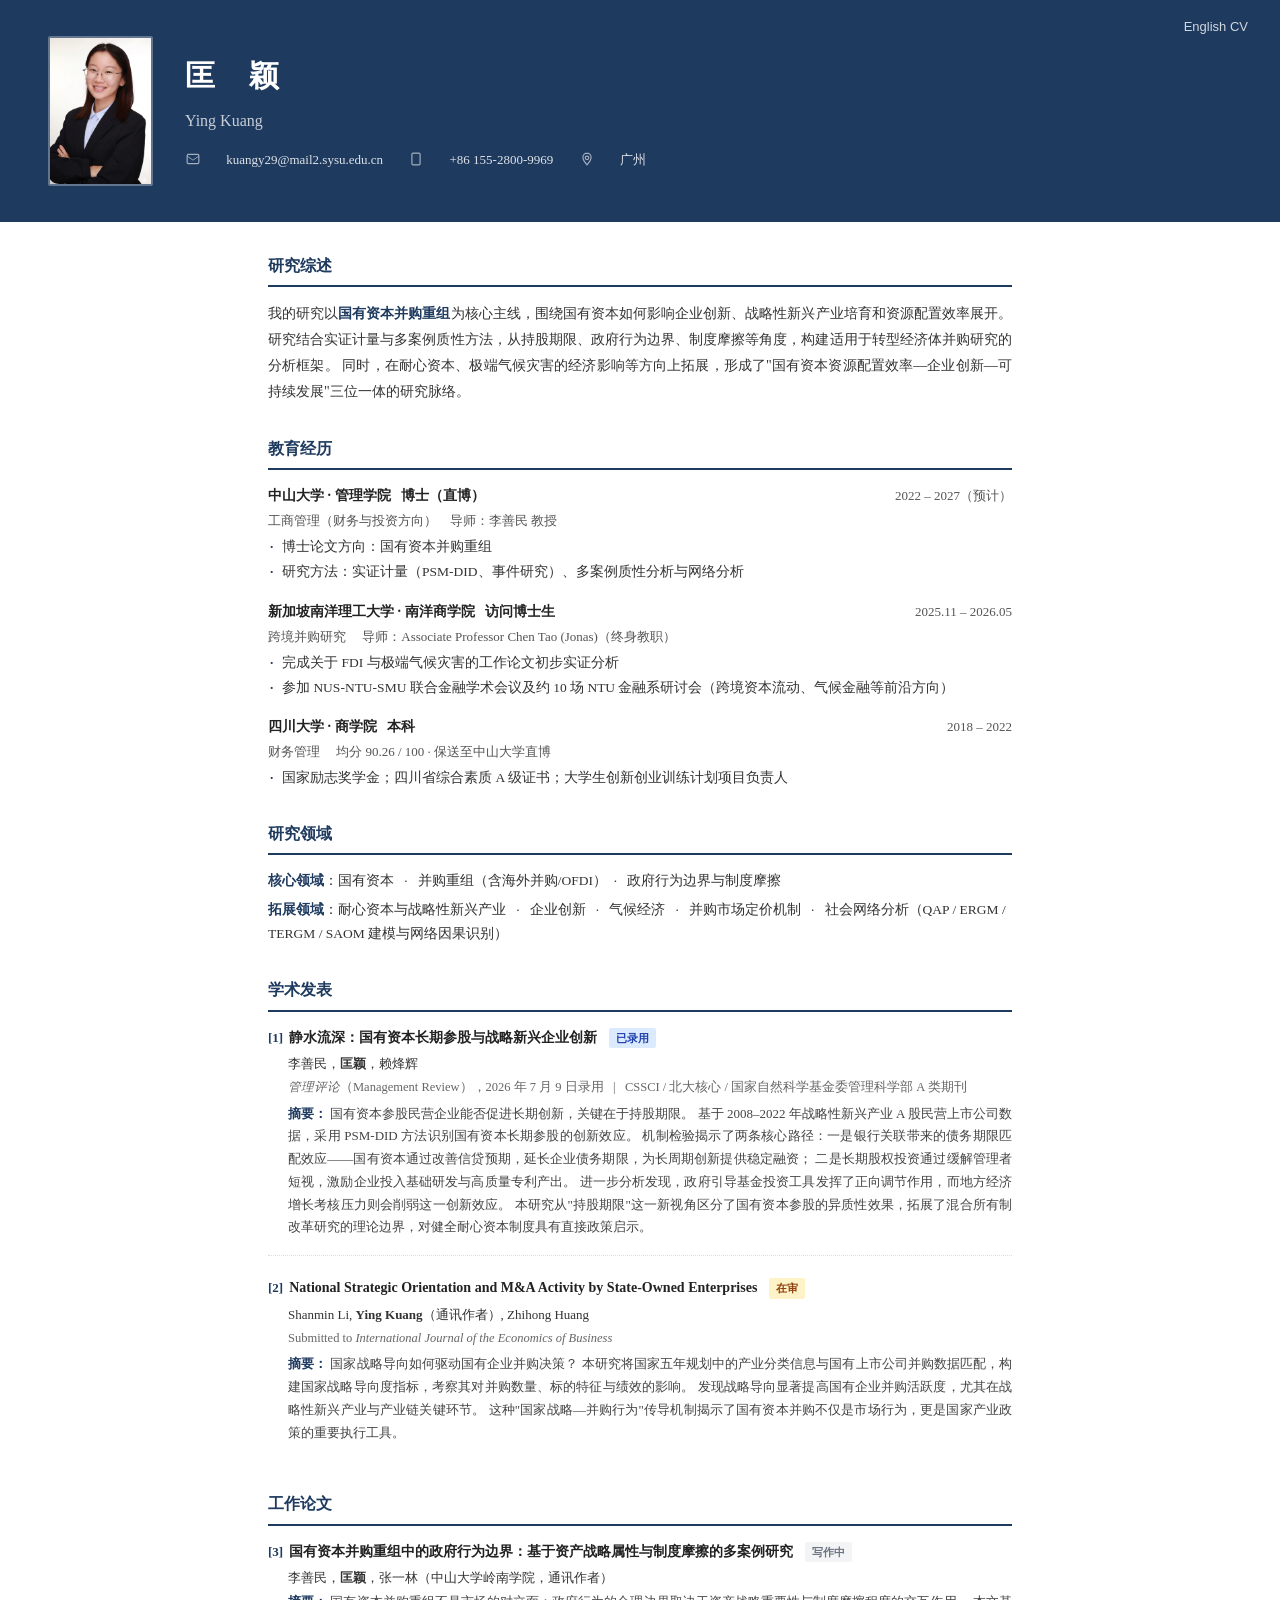
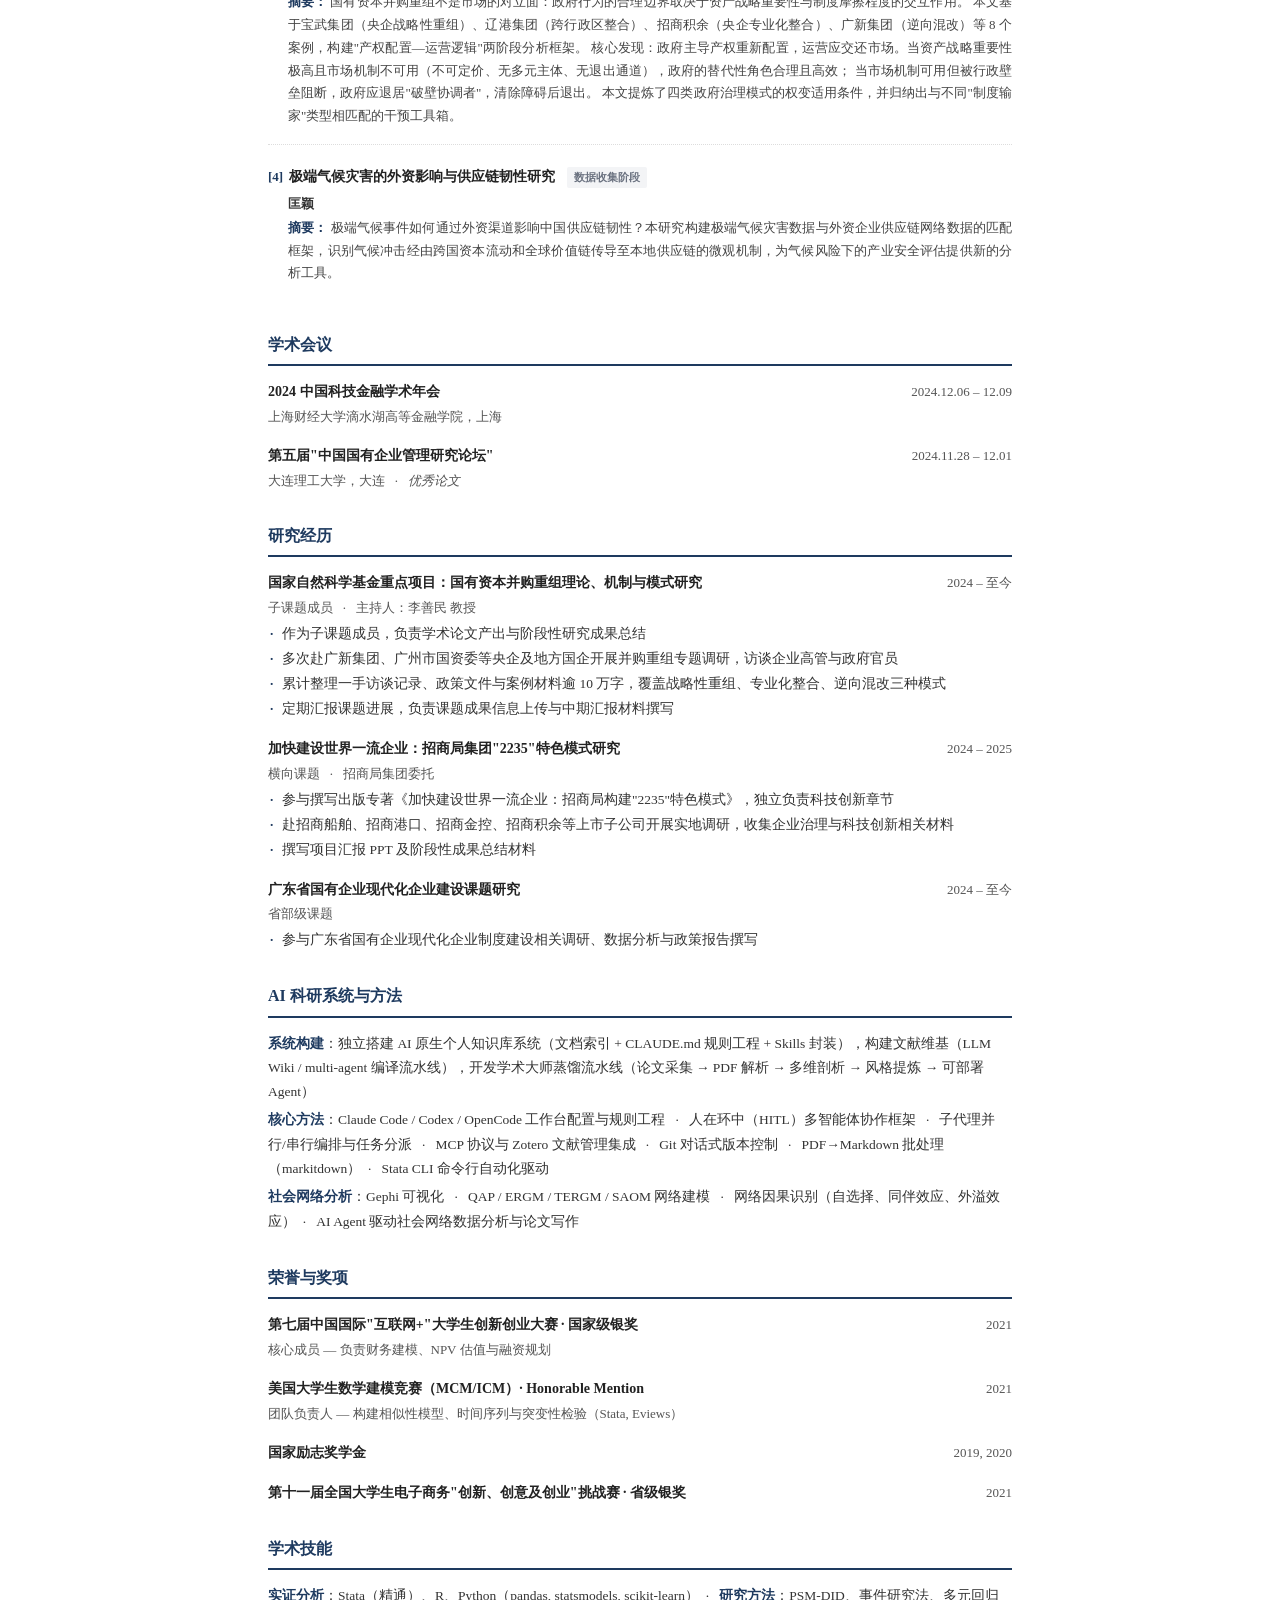
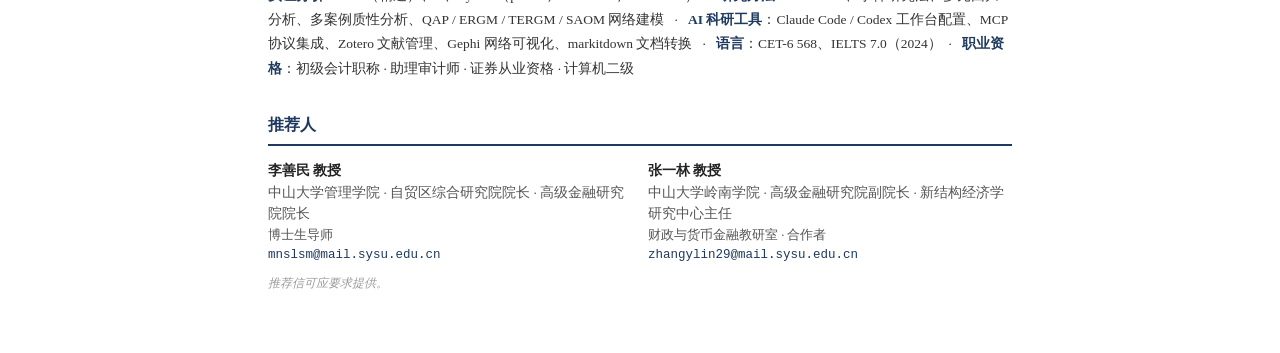
<file: index.html>
<!DOCTYPE html>
<html lang="zh-CN">
<head>
<meta charset="UTF-8">
<meta name="viewport" content="width=device-width, initial-scale=1.0">
<title>匡颖 · Ying Kuang — 学术简历</title>
<meta name="description" content="匡颖，中山大学管理学院博士研究生（直博），导师李善民教授。研究方向：国有资本并购重组、耐心资本与企业创新、气候经济。申请博士后职位。">
<meta property="og:title" content="匡颖 · Ying Kuang — 学术简历">
<meta property="og:description" content="中山大学管理学院博士研究生。国有资本并购重组、耐心资本、企业创新、气候经济。">
<meta property="og:type" content="profile">
<link rel="canonical" href="https://kkyy31415.github.io/yingkuang.github.io/">
<link rel="icon" href="data:image/svg+xml,<svg xmlns='http://www.w3.org/2000/svg' viewBox='0 0 100 100'><text y='.9em' font-size='90'>YK</text></svg>">
<link rel="stylesheet" href="style.css">
</head>
<body>

<a href="#main-content" class="skip-link">跳转到主内容</a>

<header class="header">
  <div class="lang-switch"><a href="index_en.html" aria-label="Switch to English">English CV</a></div>
  <img class="header-photo" src="photo.png" alt="匡颖照片" width="105" height="150">
  <div class="header-info">
    <h1>匡&emsp;颖</h1>
    <p class="sub-name">Ying Kuang</p>
    <div class="contact-line">
      <span>
        <span class="contact-icon" aria-hidden="true">
          <svg viewBox="0 0 24 24"><rect x="2" y="4" width="20" height="16" rx="2"/><path d="M2 7l10 7 10-7" stroke="#fff" fill="none" stroke-width="1.5"/></svg>
        </span>
        kuangy29@mail2.sysu.edu.cn
      </span>
      <span>
        <span class="contact-icon" aria-hidden="true">
          <svg viewBox="0 0 24 24"><rect x="5" y="2" width="14" height="20" rx="2"/><line x1="12" y1="18" x2="12" y2="18.01"/></svg>
        </span>
        +86 155-2800-9969
      </span>
      <span>
        <span class="contact-icon" aria-hidden="true">
          <svg viewBox="0 0 24 24"><circle cx="12" cy="10" r="3"/><path d="M12 2C8.13 2 5 5.13 5 9c0 5.25 7 13 7 13s7-7.75 7-13c0-3.87-3.13-7-7-7z"/></svg>
        </span>
        广州
      </span>
    </div>
  </div>
</header>

<div class="container" id="main-content">

  <!-- 研究综述 -->
  <section class="section" aria-labelledby="sec-profile">
    <h2 class="section-title" id="sec-profile">研究综述</h2>
    <p class="profile-text">
      我的研究以<strong>国有资本并购重组</strong>为核心主线，围绕国有资本如何影响企业创新、战略性新兴产业培育和资源配置效率展开。
      研究结合实证计量与多案例质性方法，从持股期限、政府行为边界、制度摩擦等角度，构建适用于转型经济体并购研究的分析框架。
      同时，在耐心资本、极端气候灾害的经济影响等方向上拓展，形成了"国有资本资源配置效率—企业创新—可持续发展"三位一体的研究脉络。
    </p>
  </section>

  <!-- 教育经历 -->
  <section class="section" aria-labelledby="sec-edu">
    <h2 class="section-title" id="sec-edu">教育经历</h2>
    <div class="item">
      <div class="item-head">
        <span class="item-title">中山大学 · 管理学院 &nbsp; 博士（直博）</span>
        <span class="item-meta">2022 – 2027（预计）</span>
      </div>
      <div class="item-sub">工商管理（财务与投资方向）&emsp;导师：李善民 教授</div>
      <ul class="item-desc">
        <li>博士论文方向：国有资本并购重组</li>
        <li>研究方法：实证计量（PSM-DID、事件研究）、多案例质性分析与网络分析</li>
      </ul>
    </div>
    <div class="item">
      <div class="item-head">
        <span class="item-title">新加坡南洋理工大学 · 南洋商学院 &nbsp; 访问博士生</span>
        <span class="item-meta">2025.11 – 2026.05</span>
      </div>
      <div class="item-sub">跨境并购研究 &emsp;导师：Associate Professor Chen Tao (Jonas)（终身教职）</div>
      <ul class="item-desc">
        <li>完成关于 FDI 与极端气候灾害的工作论文初步实证分析</li>
        <li>参加 NUS-NTU-SMU 联合金融学术会议及约 10 场 NTU 金融系研讨会（跨境资本流动、气候金融等前沿方向）</li>
      </ul>
    </div>
    <div class="item">
      <div class="item-head">
        <span class="item-title">四川大学 · 商学院 &nbsp; 本科</span>
        <span class="item-meta">2018 – 2022</span>
      </div>
      <div class="item-sub">财务管理 &emsp;均分 90.26 / 100 · 保送至中山大学直博</div>
      <ul class="item-desc">
        <li>国家励志奖学金；四川省综合素质 A 级证书；大学生创新创业训练计划项目负责人</li>
      </ul>
    </div>
  </section>

  <!-- 研究领域 -->
  <section class="section" aria-labelledby="sec-interests">
    <h2 class="section-title" id="sec-interests">研究领域</h2>
    <p class="inline-skills">
      <strong>核心领域</strong>：国有资本 &ensp;·&ensp; 并购重组（含海外并购/OFDI）&ensp;·&ensp; 政府行为边界与制度摩擦
    </p>
    <p class="inline-skills" style="margin-top:4px;">
      <strong>拓展领域</strong>：耐心资本与战略性新兴产业 &ensp;·&ensp; 企业创新 &ensp;·&ensp; 气候经济 &ensp;·&ensp; 并购市场定价机制 &ensp;·&ensp; 社会网络分析（QAP / ERGM / TERGM / SAOM 建模与网络因果识别）
    </p>
  </section>

  <!-- 学术发表 -->
  <section class="section" aria-labelledby="sec-pub">
    <h2 class="section-title" id="sec-pub">学术发表</h2>

    <div class="pub-item">
      <div class="pub-head">
        <span class="pub-number">[1]</span>
        <span class="pub-title">静水流深：国有资本长期参股与战略新兴企业创新</span>
        <span class="tag tag-accepted">已录用</span>
      </div>
      <div class="pub-authors">李善民，<strong>匡颖</strong>，赖烽辉</div>
      <div class="pub-journal"><em>管理评论</em>（Management Review），2026 年 7 月 9 日录用 &ensp;|&ensp; CSSCI / 北大核心 / 国家自然科学基金委管理科学部 A 类期刊</div>
      <div class="pub-abstract">
        <strong>摘要：</strong>
        国有资本参股民营企业能否促进长期创新，关键在于持股期限。
        基于 2008–2022 年战略性新兴产业 A 股民营上市公司数据，采用 PSM-DID 方法识别国有资本长期参股的创新效应。
        机制检验揭示了两条核心路径：一是银行关联带来的债务期限匹配效应——国有资本通过改善信贷预期，延长企业债务期限，为长周期创新提供稳定融资；
        二是长期股权投资通过缓解管理者短视，激励企业投入基础研发与高质量专利产出。
        进一步分析发现，政府引导基金投资工具发挥了正向调节作用，而地方经济增长考核压力则会削弱这一创新效应。
        本研究从"持股期限"这一新视角区分了国有资本参股的异质性效果，拓展了混合所有制改革研究的理论边界，对健全耐心资本制度具有直接政策启示。
      </div>
    </div>

    <div class="pub-item">
      <div class="pub-head">
        <span class="pub-number">[2]</span>
        <span class="pub-title">National Strategic Orientation and M&amp;A Activity by State-Owned Enterprises</span>
        <span class="tag tag-under-review">在审</span>
      </div>
      <div class="pub-authors">Shanmin Li, <strong>Ying Kuang</strong>（通讯作者）, Zhihong Huang</div>
      <div class="pub-journal">Submitted to <em>International Journal of the Economics of Business</em></div>
      <div class="pub-abstract">
        <strong>摘要：</strong>
        国家战略导向如何驱动国有企业并购决策？
        本研究将国家五年规划中的产业分类信息与国有上市公司并购数据匹配，构建国家战略导向度指标，考察其对并购数量、标的特征与绩效的影响。
        发现战略导向显著提高国有企业并购活跃度，尤其在战略性新兴产业与产业链关键环节。
        这种"国家战略—并购行为"传导机制揭示了国有资本并购不仅是市场行为，更是国家产业政策的重要执行工具。
      </div>
    </div>
  </section>

  <!-- 工作论文 -->
  <section class="section" aria-labelledby="sec-wip">
    <h2 class="section-title" id="sec-wip">工作论文</h2>

    <div class="pub-item">
      <div class="pub-head">
        <span class="pub-number">[3]</span>
        <span class="pub-title">国有资本并购重组中的政府行为边界：基于资产战略属性与制度摩擦的多案例研究</span>
        <span class="tag tag-working">写作中</span>
      </div>
      <div class="pub-authors">李善民，<strong>匡颖</strong>，张一林（中山大学岭南学院，通讯作者）</div>
      <div class="pub-abstract">
        <strong>摘要：</strong>
        国有资本并购重组不是市场的对立面：政府行为的合理边界取决于资产战略重要性与制度摩擦程度的交互作用。
        本文基于宝武集团（央企战略性重组）、辽港集团（跨行政区整合）、招商积余（央企专业化整合）、广新集团（逆向混改）等 8 个案例，构建"产权配置—运营逻辑"两阶段分析框架。
        核心发现：政府主导产权重新配置，运营应交还市场。当资产战略重要性极高且市场机制不可用（不可定价、无多元主体、无退出通道），政府的替代性角色合理且高效；
        当市场机制可用但被行政壁垒阻断，政府应退居"破壁协调者"，清除障碍后退出。
        本文提炼了四类政府治理模式的权变适用条件，并归纳出与不同"制度输家"类型相匹配的干预工具箱。
      </div>
    </div>

    <div class="pub-item">
      <div class="pub-head">
        <span class="pub-number">[4]</span>
        <span class="pub-title">极端气候灾害的外资影响与供应链韧性研究</span>
        <span class="tag tag-working">数据收集阶段</span>
      </div>
      <div class="pub-authors"><strong>匡颖</strong></div>
      <div class="pub-abstract">
        <strong>摘要：</strong>
        极端气候事件如何通过外资渠道影响中国供应链韧性？本研究构建极端气候灾害数据与外资企业供应链网络数据的匹配框架，识别气候冲击经由跨国资本流动和全球价值链传导至本地供应链的微观机制，为气候风险下的产业安全评估提供新的分析工具。
      </div>
    </div>

  </section>

  <!-- 会议报告 -->
  <section class="section" aria-labelledby="sec-conf">
    <h2 class="section-title" id="sec-conf">学术会议</h2>
    <div class="item">
      <div class="item-head">
        <span class="item-title">2024 中国科技金融学术年会</span>
        <span class="item-meta">2024.12.06 – 12.09</span>
      </div>
      <div class="item-sub">上海财经大学滴水湖高等金融学院，上海</div>
    </div>
    <div class="item">
      <div class="item-head">
        <span class="item-title">第五届"中国国有企业管理研究论坛"</span>
        <span class="item-meta">2024.11.28 – 12.01</span>
      </div>
      <div class="item-sub">大连理工大学，大连 &ensp;·&ensp; <em>优秀论文</em></div>
    </div>
  </section>

  <!-- 研究经历 -->
  <section class="section" aria-labelledby="sec-research">
    <h2 class="section-title" id="sec-research">研究经历</h2>
    <div class="item">
      <div class="item-head">
        <span class="item-title">国家自然科学基金重点项目：国有资本并购重组理论、机制与模式研究</span>
        <span class="item-meta">2024 – 至今</span>
      </div>
      <div class="item-sub">子课题成员 &ensp;·&ensp; 主持人：李善民 教授</div>
      <ul class="item-desc">
        <li>作为子课题成员，负责学术论文产出与阶段性研究成果总结</li>
        <li>多次赴广新集团、广州市国资委等央企及地方国企开展并购重组专题调研，访谈企业高管与政府官员</li>
        <li>累计整理一手访谈记录、政策文件与案例材料逾 10 万字，覆盖战略性重组、专业化整合、逆向混改三种模式</li>
        <li>定期汇报课题进展，负责课题成果信息上传与中期汇报材料撰写</li>
      </ul>
    </div>
    <div class="item">
      <div class="item-head">
        <span class="item-title">加快建设世界一流企业：招商局集团"2235"特色模式研究</span>
        <span class="item-meta">2024 – 2025</span>
      </div>
      <div class="item-sub">横向课题 &ensp;·&ensp; 招商局集团委托</div>
      <ul class="item-desc">
        <li>参与撰写出版专著《加快建设世界一流企业：招商局构建"2235"特色模式》，独立负责科技创新章节</li>
        <li>赴招商船舶、招商港口、招商金控、招商积余等上市子公司开展实地调研，收集企业治理与科技创新相关材料</li>
        <li>撰写项目汇报 PPT 及阶段性成果总结材料</li>
      </ul>
    </div>
    <div class="item">
      <div class="item-head">
        <span class="item-title">广东省国有企业现代化企业建设课题研究</span>
        <span class="item-meta">2024 – 至今</span>
      </div>
      <div class="item-sub">省部级课题</div>
      <ul class="item-desc">
        <li>参与广东省国有企业现代化企业制度建设相关调研、数据分析与政策报告撰写</li>
      </ul>
    </div>
  </section>

  <!-- AI 科研系统与方法 -->
  <section class="section" aria-labelledby="sec-ai">
    <h2 class="section-title" id="sec-ai">AI 科研系统与方法</h2>
    <p class="inline-skills">
      <strong>系统构建</strong>：独立搭建 AI 原生个人知识库系统（文档索引 + CLAUDE.md 规则工程 + Skills 封装），构建文献维基（LLM Wiki / multi-agent 编译流水线），开发学术大师蒸馏流水线（论文采集 → PDF 解析 → 多维剖析 → 风格提炼 → 可部署 Agent）
    </p>
    <p class="inline-skills" style="margin-top:4px;">
      <strong>核心方法</strong>：Claude Code / Codex / OpenCode 工作台配置与规则工程 &ensp;·&ensp; 人在环中（HITL）多智能体协作框架 &ensp;·&ensp; 子代理并行/串行编排与任务分派 &ensp;·&ensp; MCP 协议与 Zotero 文献管理集成 &ensp;·&ensp; Git 对话式版本控制 &ensp;·&ensp; PDF→Markdown 批处理（markitdown）&ensp;·&ensp; Stata CLI 命令行自动化驱动
    </p>
    <p class="inline-skills" style="margin-top:4px;">
      <strong>社会网络分析</strong>：Gephi 可视化 &ensp;·&ensp; QAP / ERGM / TERGM / SAOM 网络建模 &ensp;·&ensp; 网络因果识别（自选择、同伴效应、外溢效应）&ensp;·&ensp; AI Agent 驱动社会网络数据分析与论文写作
    </p>
  </section>

  <!-- 荣誉与奖项 -->
  <section class="section" aria-labelledby="sec-awards">
    <h2 class="section-title" id="sec-awards">荣誉与奖项</h2>
    <div class="item">
      <div class="item-head">
        <span class="item-title">第七届中国国际"互联网+"大学生创新创业大赛 · 国家级银奖</span>
        <span class="item-meta">2021</span>
      </div>
      <div class="item-sub">核心成员 — 负责财务建模、NPV 估值与融资规划</div>
    </div>
    <div class="item">
      <div class="item-head">
        <span class="item-title">美国大学生数学建模竞赛（MCM/ICM）· Honorable Mention</span>
        <span class="item-meta">2021</span>
      </div>
      <div class="item-sub">团队负责人 — 构建相似性模型、时间序列与突变性检验（Stata, Eviews）</div>
    </div>
    <div class="item">
      <div class="item-head">
        <span class="item-title">国家励志奖学金</span>
        <span class="item-meta">2019, 2020</span>
      </div>
    </div>
    <div class="item">
      <div class="item-head">
        <span class="item-title">第十一届全国大学生电子商务"创新、创意及创业"挑战赛 · 省级银奖</span>
        <span class="item-meta">2021</span>
      </div>
    </div>
  </section>

  <!-- 技能 -->
  <section class="section" aria-labelledby="sec-skills">
    <h2 class="section-title" id="sec-skills">学术技能</h2>
    <p class="inline-skills">
      <strong>实证分析</strong>：Stata（精通）、R、Python（pandas, statsmodels, scikit-learn）&ensp;·&ensp;
      <strong>研究方法</strong>：PSM-DID、事件研究法、多元回归分析、多案例质性分析、QAP / ERGM / TERGM / SAOM 网络建模 &ensp;·&ensp;
      <strong>AI 科研工具</strong>：Claude Code / Codex 工作台配置、MCP 协议集成、Zotero 文献管理、Gephi 网络可视化、markitdown 文档转换 &ensp;·&ensp;
      <strong>语言</strong>：CET-6 568、IELTS 7.0（2024）&ensp;·&ensp;
      <strong>职业资格</strong>：初级会计职称 · 助理审计师 · 证券从业资格 · 计算机二级
    </p>
  </section>

  <!-- 推荐人 -->
  <section class="section" aria-labelledby="sec-ref">
    <h2 class="section-title" id="sec-ref">推荐人</h2>
    <div class="ref-grid">
      <div class="ref-item">
        <div class="ref-name">李善民 教授</div>
        <div class="ref-affiliation">中山大学管理学院 · 自贸区综合研究院院长 · 高级金融研究院院长</div>
        <div class="ref-role">博士生导师</div>
        <div class="ref-email">mnslsm@mail.sysu.edu.cn</div>
      </div>
      <div class="ref-item">
        <div class="ref-name">张一林 教授</div>
        <div class="ref-affiliation">中山大学岭南学院 · 高级金融研究院副院长 · 新结构经济学研究中心主任</div>
        <div class="ref-role">财政与货币金融教研室 · 合作者</div>
        <div class="ref-email">zhangylin29@mail.sysu.edu.cn</div>
      </div>
    </div>
    <p class="ref-note">推荐信可应要求提供。</p>
  </section>

</div>
</body>
</html>
</file>
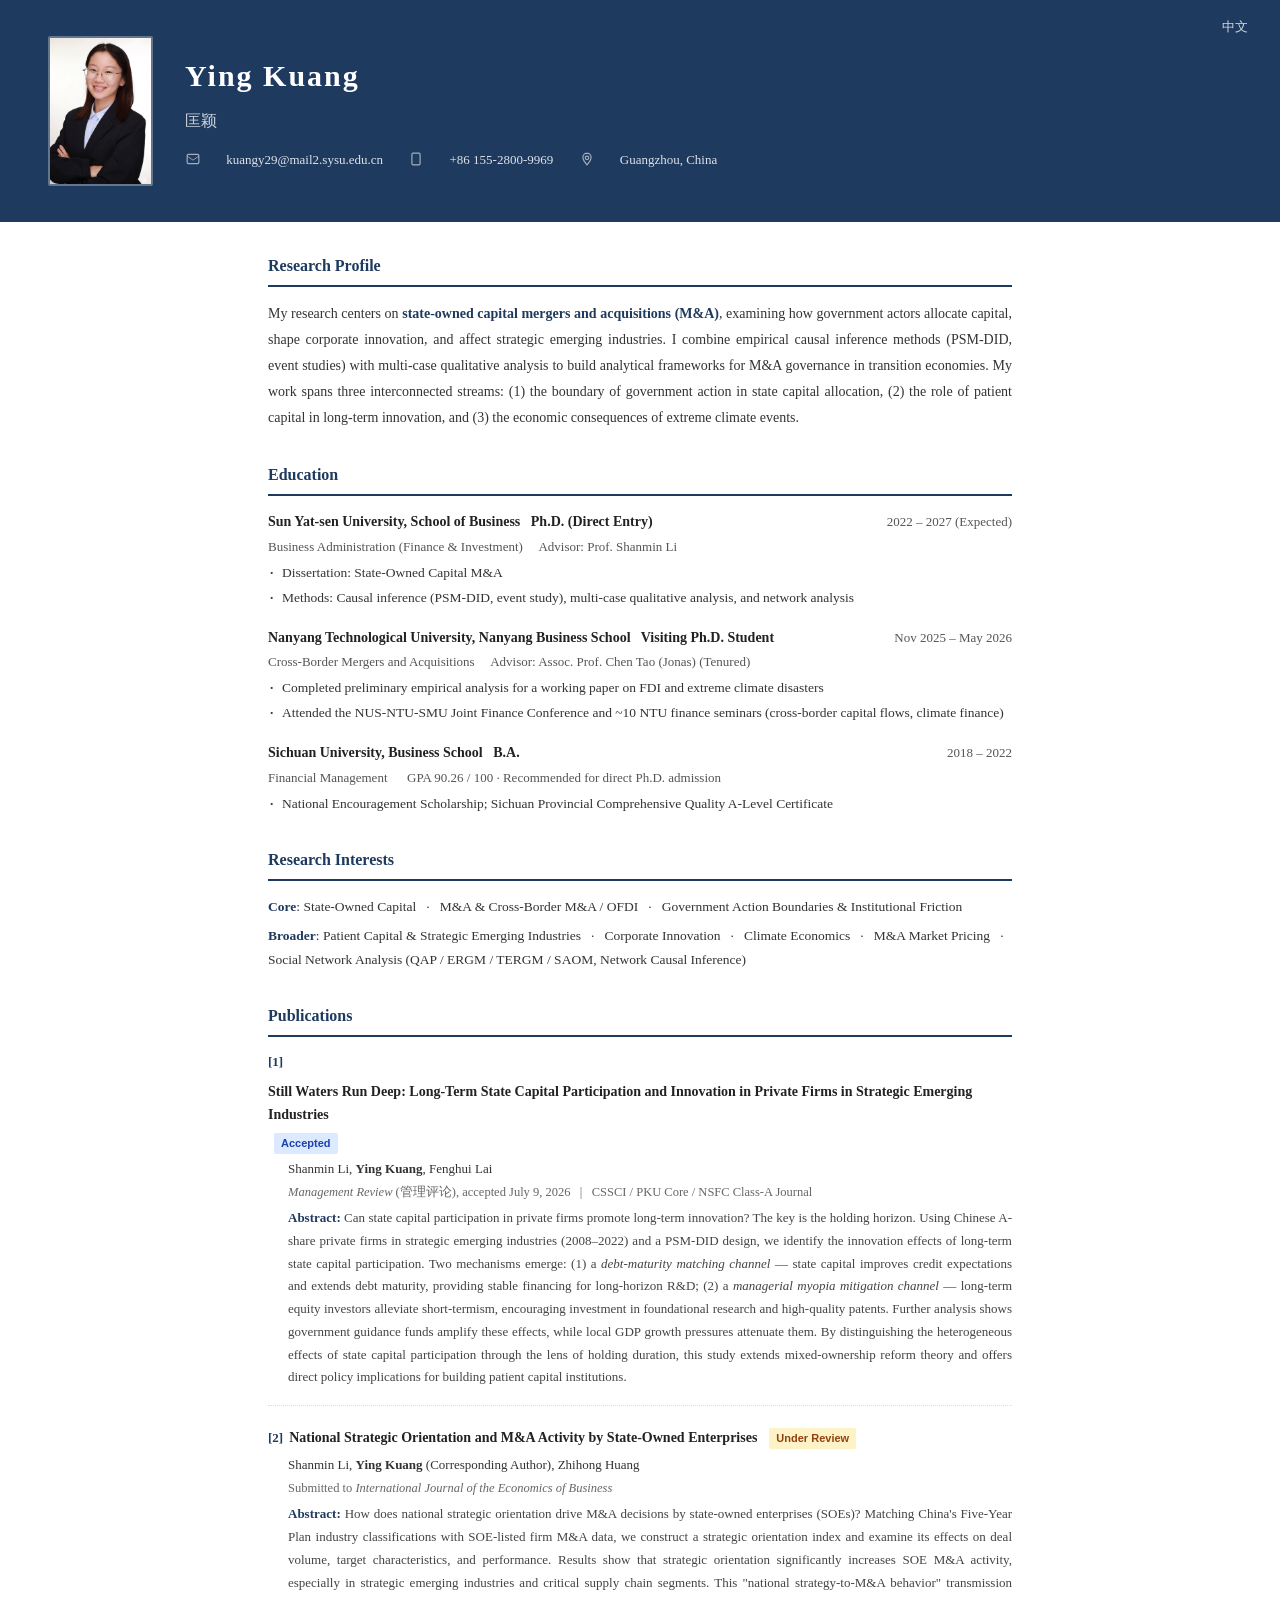
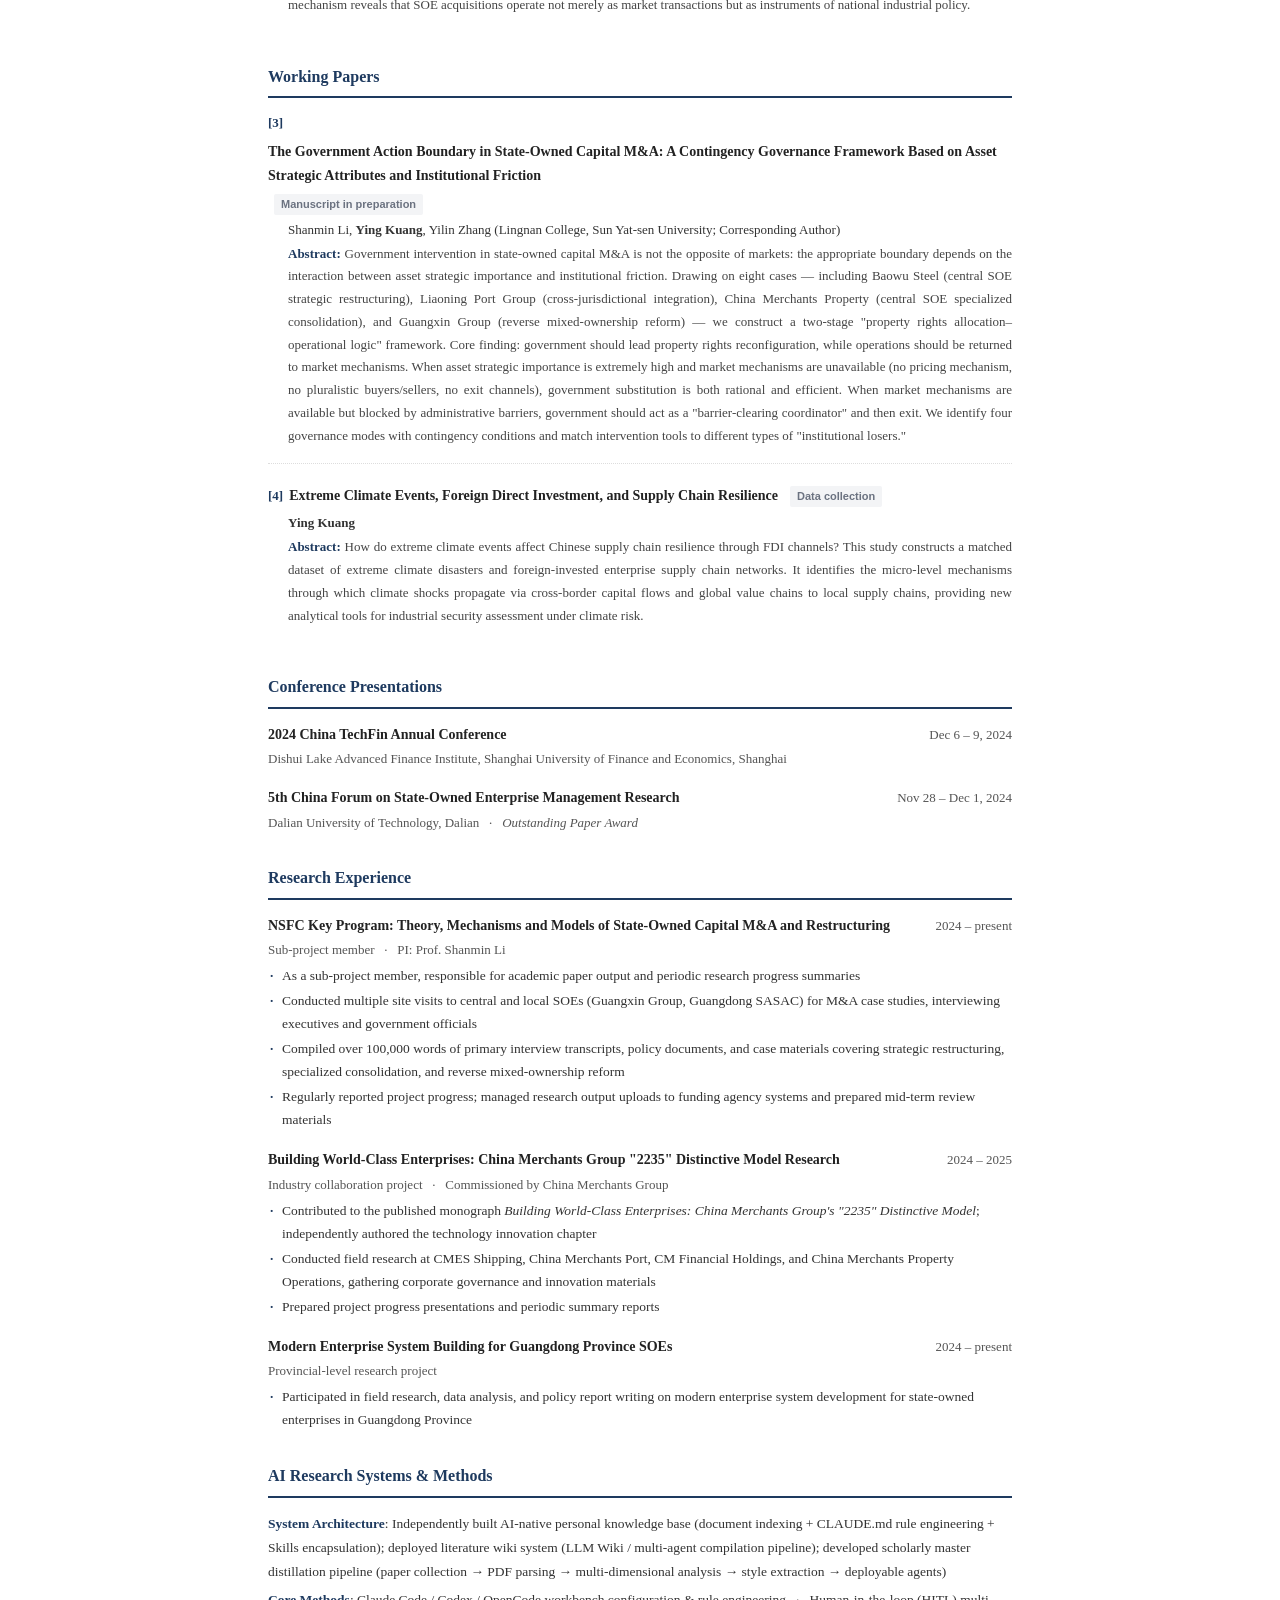
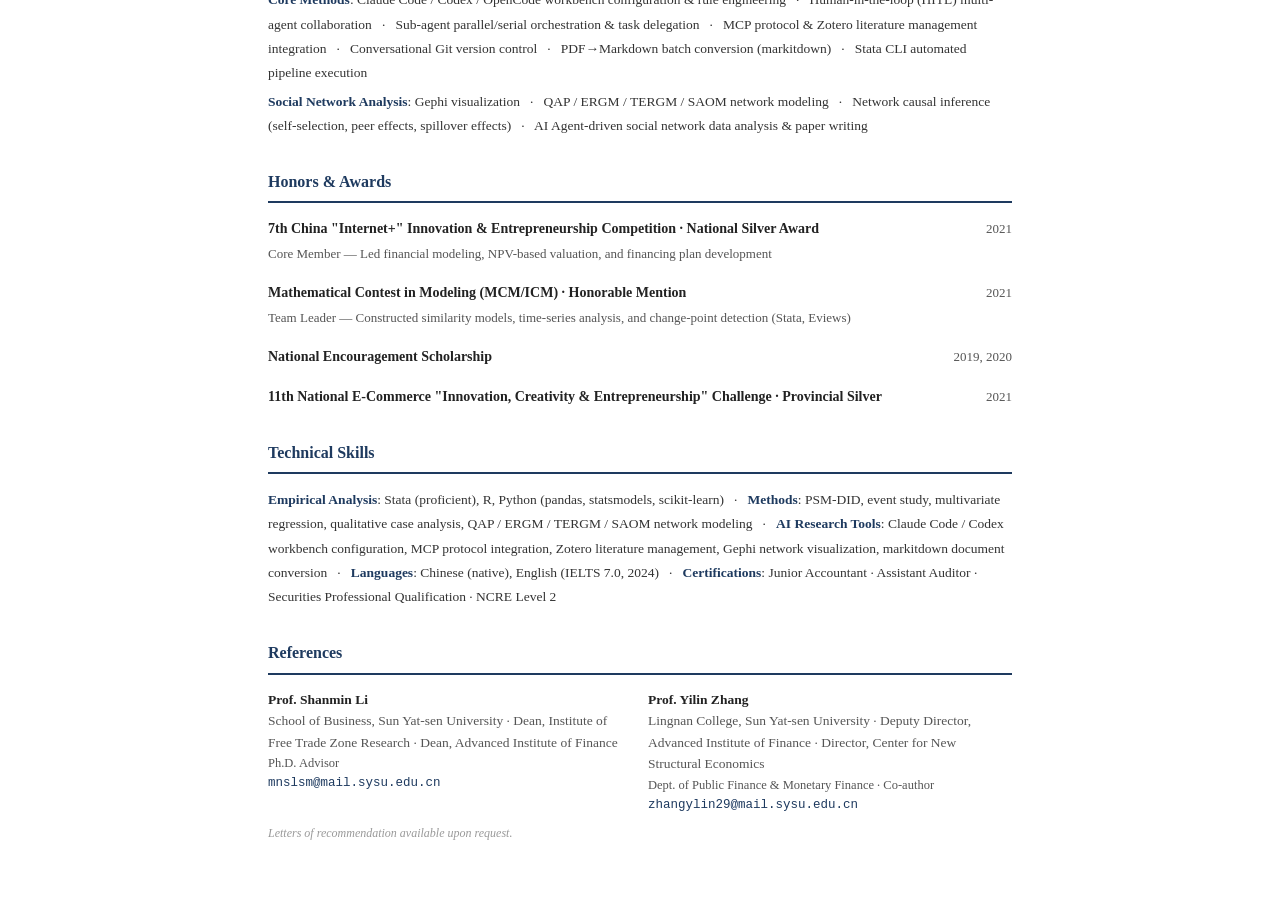
<file: index_en.html>
<!DOCTYPE html>
<html lang="en">
<head>
<meta charset="UTF-8">
<meta name="viewport" content="width=device-width, initial-scale=1.0">
<title>Ying Kuang — Academic CV</title>
<meta name="description" content="Ying Kuang, Ph.D. candidate at Sun Yat-sen University Business School, advised by Prof. Shanmin Li. Research: state-owned capital M&A, patient capital & corporate innovation, climate economics. Seeking postdoctoral position.">
<meta property="og:title" content="Ying Kuang — Academic CV">
<meta property="og:description" content="Ph.D. candidate at Sun Yat-sen University. Research: state-owned capital M&A, patient capital, corporate innovation, climate economics.">
<meta property="og:type" content="profile">
<link rel="canonical" href="https://kkyy31415.github.io/yingkuang.github.io/">
<link rel="icon" href="data:image/svg+xml,<svg xmlns='http://www.w3.org/2000/svg' viewBox='0 0 100 100'><text y='.9em' font-size='90'>YK</text></svg>">
<link rel="stylesheet" href="style.css">
</head>
<body>

<a href="#main-content" class="skip-link">Skip to main content</a>

<header class="header">
  <div class="lang-switch"><a href="index.html" aria-label="切换中文">中文</a></div>
  <img class="header-photo" src="photo.png" alt="Ying Kuang photo" width="105" height="150">
  <div class="header-info">
    <h1>Ying Kuang</h1>
    <p class="sub-name">匡颖</p>
    <div class="contact-line">
      <span>
        <span class="contact-icon" aria-hidden="true">
          <svg viewBox="0 0 24 24"><rect x="2" y="4" width="20" height="16" rx="2"/><path d="M2 7l10 7 10-7" stroke="#fff" fill="none" stroke-width="1.5"/></svg>
        </span>
        kuangy29@mail2.sysu.edu.cn
      </span>
      <span>
        <span class="contact-icon" aria-hidden="true">
          <svg viewBox="0 0 24 24"><rect x="5" y="2" width="14" height="20" rx="2"/><line x1="12" y1="18" x2="12" y2="18.01"/></svg>
        </span>
        +86 155-2800-9969
      </span>
      <span>
        <span class="contact-icon" aria-hidden="true">
          <svg viewBox="0 0 24 24"><circle cx="12" cy="10" r="3"/><path d="M12 2C8.13 2 5 5.13 5 9c0 5.25 7 13 7 13s7-7.75 7-13c0-3.87-3.13-7-7-7z"/></svg>
        </span>
        Guangzhou, China
      </span>
    </div>
  </div>
</header>

<div class="container" id="main-content">

  <!-- Research Profile -->
  <section class="section" aria-labelledby="sec-profile">
    <h2 class="section-title" id="sec-profile">Research Profile</h2>
    <p class="profile-text">
      My research centers on <strong>state-owned capital mergers and acquisitions (M&A)</strong>, examining how government actors allocate capital, shape corporate innovation, and affect strategic emerging industries.
      I combine empirical causal inference methods (PSM-DID, event studies) with multi-case qualitative analysis to build analytical frameworks for M&A governance in transition economies.
      My work spans three interconnected streams: (1) the boundary of government action in state capital allocation, (2) the role of patient capital in long-term innovation, and (3) the economic consequences of extreme climate events.
    </p>
  </section>

  <!-- Education -->
  <section class="section" aria-labelledby="sec-edu">
    <h2 class="section-title" id="sec-edu">Education</h2>
    <div class="item">
      <div class="item-head">
        <span class="item-title">Sun Yat-sen University, School of Business &nbsp; Ph.D. (Direct Entry)</span>
        <span class="item-meta">2022 – 2027 (Expected)</span>
      </div>
      <div class="item-sub">Business Administration (Finance &amp; Investment) &emsp;Advisor: Prof. Shanmin Li</div>
      <ul class="item-desc">
        <li>Dissertation: State-Owned Capital M&amp;A</li>
        <li>Methods: Causal inference (PSM-DID, event study), multi-case qualitative analysis, and network analysis</li>
      </ul>
    </div>
    <div class="item">
      <div class="item-head">
        <span class="item-title">Nanyang Technological University, Nanyang Business School &nbsp; Visiting Ph.D. Student</span>
        <span class="item-meta">Nov 2025 – May 2026</span>
      </div>
      <div class="item-sub">Cross-Border Mergers and Acquisitions &emsp;Advisor: Assoc. Prof. Chen Tao (Jonas) (Tenured)</div>
      <ul class="item-desc">
        <li>Completed preliminary empirical analysis for a working paper on FDI and extreme climate disasters</li>
        <li>Attended the NUS-NTU-SMU Joint Finance Conference and ~10 NTU finance seminars (cross-border capital flows, climate finance)</li>
      </ul>
    </div>
    <div class="item">
      <div class="item-head">
        <span class="item-title">Sichuan University, Business School &nbsp; B.A.</span>
        <span class="item-meta">2018 – 2022</span>
      </div>
      <div class="item-sub">Financial Management &emsp; GPA 90.26 / 100 · Recommended for direct Ph.D. admission</div>
      <ul class="item-desc">
        <li>National Encouragement Scholarship; Sichuan Provincial Comprehensive Quality A-Level Certificate</li>
      </ul>
    </div>
  </section>

  <!-- Research Interests -->
  <section class="section" aria-labelledby="sec-interests">
    <h2 class="section-title" id="sec-interests">Research Interests</h2>
    <p class="inline-skills">
      <strong>Core</strong>: State-Owned Capital &ensp;·&ensp; M&amp;A &amp; Cross-Border M&amp;A / OFDI &ensp;·&ensp; Government Action Boundaries &amp; Institutional Friction
    </p>
    <p class="inline-skills" style="margin-top:4px;">
      <strong>Broader</strong>: Patient Capital &amp; Strategic Emerging Industries &ensp;·&ensp; Corporate Innovation &ensp;·&ensp; Climate Economics &ensp;·&ensp; M&amp;A Market Pricing &ensp;·&ensp; Social Network Analysis (QAP / ERGM / TERGM / SAOM, Network Causal Inference)
    </p>
  </section>

  <!-- Publications -->
  <section class="section" aria-labelledby="sec-pub">
    <h2 class="section-title" id="sec-pub">Publications</h2>

    <div class="pub-item">
      <div class="pub-head">
        <span class="pub-number">[1]</span>
        <span class="pub-title">Still Waters Run Deep: Long-Term State Capital Participation and Innovation in Private Firms in Strategic Emerging Industries</span>
        <span class="tag tag-accepted">Accepted</span>
      </div>
      <div class="pub-authors">Shanmin Li, <strong>Ying Kuang</strong>, Fenghui Lai</div>
      <div class="pub-journal"><em>Management Review</em> (管理评论), accepted July 9, 2026 &ensp;|&ensp; CSSCI / PKU Core / NSFC Class-A Journal</div>
      <div class="pub-abstract">
        <strong>Abstract:</strong>
        Can state capital participation in private firms promote long-term innovation? The key is the holding horizon.
        Using Chinese A-share private firms in strategic emerging industries (2008–2022) and a PSM-DID design, we identify the innovation effects of long-term state capital participation.
        Two mechanisms emerge: (1) a <em>debt-maturity matching channel</em> — state capital improves credit expectations and extends debt maturity, providing stable financing for long-horizon R&D; (2) a <em>managerial myopia mitigation channel</em> — long-term equity investors alleviate short-termism, encouraging investment in foundational research and high-quality patents.
        Further analysis shows government guidance funds amplify these effects, while local GDP growth pressures attenuate them.
        By distinguishing the heterogeneous effects of state capital participation through the lens of holding duration, this study extends mixed-ownership reform theory and offers direct policy implications for building patient capital institutions.
      </div>
    </div>

    <div class="pub-item">
      <div class="pub-head">
        <span class="pub-number">[2]</span>
        <span class="pub-title">National Strategic Orientation and M&amp;A Activity by State-Owned Enterprises</span>
        <span class="tag tag-under-review">Under Review</span>
      </div>
      <div class="pub-authors">Shanmin Li, <strong>Ying Kuang</strong> (Corresponding Author), Zhihong Huang</div>
      <div class="pub-journal">Submitted to <em>International Journal of the Economics of Business</em></div>
      <div class="pub-abstract">
        <strong>Abstract:</strong>
        How does national strategic orientation drive M&A decisions by state-owned enterprises (SOEs)?
        Matching China's Five-Year Plan industry classifications with SOE-listed firm M&A data, we construct a strategic orientation index and examine its effects on deal volume, target characteristics, and performance.
        Results show that strategic orientation significantly increases SOE M&A activity, especially in strategic emerging industries and critical supply chain segments.
        This "national strategy-to-M&A behavior" transmission mechanism reveals that SOE acquisitions operate not merely as market transactions but as instruments of national industrial policy.
      </div>
    </div>
  </section>

  <!-- Working Papers -->
  <section class="section" aria-labelledby="sec-wip">
    <h2 class="section-title" id="sec-wip">Working Papers</h2>

    <div class="pub-item">
      <div class="pub-head">
        <span class="pub-number">[3]</span>
        <span class="pub-title">The Government Action Boundary in State-Owned Capital M&amp;A: A Contingency Governance Framework Based on Asset Strategic Attributes and Institutional Friction</span>
        <span class="tag tag-working">Manuscript in preparation</span>
      </div>
      <div class="pub-authors">Shanmin Li, <strong>Ying Kuang</strong>, Yilin Zhang (Lingnan College, Sun Yat-sen University; Corresponding Author)</div>
      <div class="pub-abstract">
        <strong>Abstract:</strong>
        Government intervention in state-owned capital M&A is not the opposite of markets: the appropriate boundary depends on the interaction between asset strategic importance and institutional friction.
        Drawing on eight cases — including Baowu Steel (central SOE strategic restructuring), Liaoning Port Group (cross-jurisdictional integration), China Merchants Property (central SOE specialized consolidation), and Guangxin Group (reverse mixed-ownership reform) — we construct a two-stage "property rights allocation–operational logic" framework.
        Core finding: government should lead property rights reconfiguration, while operations should be returned to market mechanisms.
        When asset strategic importance is extremely high and market mechanisms are unavailable (no pricing mechanism, no pluralistic buyers/sellers, no exit channels), government substitution is both rational and efficient.
        When market mechanisms are available but blocked by administrative barriers, government should act as a "barrier-clearing coordinator" and then exit.
        We identify four governance modes with contingency conditions and match intervention tools to different types of "institutional losers."
      </div>
    </div>

    <div class="pub-item">
      <div class="pub-head">
        <span class="pub-number">[4]</span>
        <span class="pub-title">Extreme Climate Events, Foreign Direct Investment, and Supply Chain Resilience</span>
        <span class="tag tag-working">Data collection</span>
      </div>
      <div class="pub-authors"><strong>Ying Kuang</strong></div>
      <div class="pub-abstract">
        <strong>Abstract:</strong>
        How do extreme climate events affect Chinese supply chain resilience through FDI channels?
        This study constructs a matched dataset of extreme climate disasters and foreign-invested enterprise supply chain networks.
        It identifies the micro-level mechanisms through which climate shocks propagate via cross-border capital flows and global value chains to local supply chains, providing new analytical tools for industrial security assessment under climate risk.
      </div>
    </div>

  </section>

  <!-- Conference Presentations -->
  <section class="section" aria-labelledby="sec-conf">
    <h2 class="section-title" id="sec-conf">Conference Presentations</h2>
    <div class="item">
      <div class="item-head">
        <span class="item-title">2024 China TechFin Annual Conference</span>
        <span class="item-meta">Dec 6 – 9, 2024</span>
      </div>
      <div class="item-sub">Dishui Lake Advanced Finance Institute, Shanghai University of Finance and Economics, Shanghai</div>
    </div>
    <div class="item">
      <div class="item-head">
        <span class="item-title">5th China Forum on State-Owned Enterprise Management Research</span>
        <span class="item-meta">Nov 28 – Dec 1, 2024</span>
      </div>
      <div class="item-sub">Dalian University of Technology, Dalian &ensp;·&ensp; <em>Outstanding Paper Award</em></div>
    </div>
  </section>

  <!-- Research Experience -->
  <section class="section" aria-labelledby="sec-research">
    <h2 class="section-title" id="sec-research">Research Experience</h2>
    <div class="item">
      <div class="item-head">
        <span class="item-title">NSFC Key Program: Theory, Mechanisms and Models of State-Owned Capital M&A and Restructuring</span>
        <span class="item-meta">2024 – present</span>
      </div>
      <div class="item-sub">Sub-project member &ensp;·&ensp; PI: Prof. Shanmin Li</div>
      <ul class="item-desc">
        <li>As a sub-project member, responsible for academic paper output and periodic research progress summaries</li>
        <li>Conducted multiple site visits to central and local SOEs (Guangxin Group, Guangdong SASAC) for M&A case studies, interviewing executives and government officials</li>
        <li>Compiled over 100,000 words of primary interview transcripts, policy documents, and case materials covering strategic restructuring, specialized consolidation, and reverse mixed-ownership reform</li>
        <li>Regularly reported project progress; managed research output uploads to funding agency systems and prepared mid-term review materials</li>
      </ul>
    </div>
    <div class="item">
      <div class="item-head">
        <span class="item-title">Building World-Class Enterprises: China Merchants Group "2235" Distinctive Model Research</span>
        <span class="item-meta">2024 – 2025</span>
      </div>
      <div class="item-sub">Industry collaboration project &ensp;·&ensp; Commissioned by China Merchants Group</div>
      <ul class="item-desc">
        <li>Contributed to the published monograph <em>Building World-Class Enterprises: China Merchants Group's "2235" Distinctive Model</em>; independently authored the technology innovation chapter</li>
        <li>Conducted field research at CMES Shipping, China Merchants Port, CM Financial Holdings, and China Merchants Property Operations, gathering corporate governance and innovation materials</li>
        <li>Prepared project progress presentations and periodic summary reports</li>
      </ul>
    </div>
    <div class="item">
      <div class="item-head">
        <span class="item-title">Modern Enterprise System Building for Guangdong Province SOEs</span>
        <span class="item-meta">2024 – present</span>
      </div>
      <div class="item-sub">Provincial-level research project</div>
      <ul class="item-desc">
        <li>Participated in field research, data analysis, and policy report writing on modern enterprise system development for state-owned enterprises in Guangdong Province</li>
      </ul>
    </div>
  </section>

  <!-- AI Research Systems & Methods -->
  <section class="section" aria-labelledby="sec-ai">
    <h2 class="section-title" id="sec-ai">AI Research Systems &amp; Methods</h2>
    <p class="inline-skills">
      <strong>System Architecture</strong>: Independently built AI-native personal knowledge base (document indexing + CLAUDE.md rule engineering + Skills encapsulation); deployed literature wiki system (LLM Wiki / multi-agent compilation pipeline); developed scholarly master distillation pipeline (paper collection → PDF parsing → multi-dimensional analysis → style extraction → deployable agents)
    </p>
    <p class="inline-skills" style="margin-top:4px;">
      <strong>Core Methods</strong>: Claude Code / Codex / OpenCode workbench configuration &amp; rule engineering &ensp;·&ensp; Human-in-the-loop (HITL) multi-agent collaboration &ensp;·&ensp; Sub-agent parallel/serial orchestration &amp; task delegation &ensp;·&ensp; MCP protocol &amp; Zotero literature management integration &ensp;·&ensp; Conversational Git version control &ensp;·&ensp; PDF→Markdown batch conversion (markitdown) &ensp;·&ensp; Stata CLI automated pipeline execution
    </p>
    <p class="inline-skills" style="margin-top:4px;">
      <strong>Social Network Analysis</strong>: Gephi visualization &ensp;·&ensp; QAP / ERGM / TERGM / SAOM network modeling &ensp;·&ensp; Network causal inference (self-selection, peer effects, spillover effects) &ensp;·&ensp; AI Agent-driven social network data analysis &amp; paper writing
    </p>
  </section>

  <!-- Honors & Awards -->
  <section class="section" aria-labelledby="sec-awards">
    <h2 class="section-title" id="sec-awards">Honors &amp; Awards</h2>
    <div class="item">
      <div class="item-head">
        <span class="item-title">7th China "Internet+" Innovation &amp; Entrepreneurship Competition · National Silver Award</span>
        <span class="item-meta">2021</span>
      </div>
      <div class="item-sub">Core Member — Led financial modeling, NPV-based valuation, and financing plan development</div>
    </div>
    <div class="item">
      <div class="item-head">
        <span class="item-title">Mathematical Contest in Modeling (MCM/ICM) · Honorable Mention</span>
        <span class="item-meta">2021</span>
      </div>
      <div class="item-sub">Team Leader — Constructed similarity models, time-series analysis, and change-point detection (Stata, Eviews)</div>
    </div>
    <div class="item">
      <div class="item-head">
        <span class="item-title">National Encouragement Scholarship</span>
        <span class="item-meta">2019, 2020</span>
      </div>
    </div>
    <div class="item">
      <div class="item-head">
        <span class="item-title">11th National E-Commerce "Innovation, Creativity &amp; Entrepreneurship" Challenge · Provincial Silver</span>
        <span class="item-meta">2021</span>
      </div>
    </div>
  </section>

  <!-- Skills -->
  <section class="section" aria-labelledby="sec-skills">
    <h2 class="section-title" id="sec-skills">Technical Skills</h2>
    <p class="inline-skills">
      <strong>Empirical Analysis</strong>: Stata (proficient), R, Python (pandas, statsmodels, scikit-learn) &ensp;·&ensp;
      <strong>Methods</strong>: PSM-DID, event study, multivariate regression, qualitative case analysis, QAP / ERGM / TERGM / SAOM network modeling &ensp;·&ensp;
      <strong>AI Research Tools</strong>: Claude Code / Codex workbench configuration, MCP protocol integration, Zotero literature management, Gephi network visualization, markitdown document conversion &ensp;·&ensp;
      <strong>Languages</strong>: Chinese (native), English (IELTS 7.0, 2024) &ensp;·&ensp;
      <strong>Certifications</strong>: Junior Accountant · Assistant Auditor · Securities Professional Qualification · NCRE Level 2
    </p>
  </section>

  <!-- References -->
  <section class="section" aria-labelledby="sec-ref">
    <h2 class="section-title" id="sec-ref">References</h2>
    <div class="ref-grid">
      <div class="ref-item">
        <div class="ref-name">Prof. Shanmin Li</div>
        <div class="ref-affiliation">School of Business, Sun Yat-sen University · Dean, Institute of Free Trade Zone Research · Dean, Advanced Institute of Finance</div>
        <div class="ref-role">Ph.D. Advisor</div>
        <div class="ref-email">mnslsm@mail.sysu.edu.cn</div>
      </div>
      <div class="ref-item">
        <div class="ref-name">Prof. Yilin Zhang</div>
        <div class="ref-affiliation">Lingnan College, Sun Yat-sen University · Deputy Director, Advanced Institute of Finance · Director, Center for New Structural Economics</div>
        <div class="ref-role">Dept. of Public Finance &amp; Monetary Finance · Co-author</div>
        <div class="ref-email">zhangylin29@mail.sysu.edu.cn</div>
      </div>
    </div>
    <p class="ref-note">Letters of recommendation available upon request.</p>
  </section>

</div>
</body>
</html>
</file>
<file: style.css>
/* ===== Reset & Base ===== */
* { margin: 0; padding: 0; box-sizing: border-box; }

body {
  font-family: "Times New Roman", "Songti SC", "Noto Serif SC", "SimSun", serif;
  font-size: 14px;
  line-height: 1.7;
  color: #222;
  background: #fff;
  -webkit-font-smoothing: antialiased;
}

a {
  color: #1e3a5f;
  text-decoration: none;
}
a:hover {
  text-decoration: underline;
}

/* ===== Skip Link (accessibility) ===== */
.skip-link {
  position: absolute;
  top: -100px;
  left: 0;
  background: #1e3a5f;
  color: #fff;
  padding: 8px 16px;
  z-index: 100;
}
.skip-link:focus {
  top: 0;
}

/* ===== Header ===== */
.header {
  position: relative;
  background: #1e3a5f;
  color: #fff;
  padding: 36px 48px;
  display: flex;
  align-items: center;
  gap: 32px;
}
.header-photo {
  width: 105px;
  height: 150px;
  object-fit: cover;
  border: 2px solid rgba(255, 255, 255, 0.3);
  flex-shrink: 0;
  border-radius: 2px;
}
.header-info h1 {
  font-size: 30px;
  font-weight: 700;
  letter-spacing: 2px;
  margin-bottom: 6px;
  font-family: "Times New Roman", "Songti SC", "Noto Serif SC", serif;
}
.header-info .sub-name {
  font-size: 16px;
  font-weight: 400;
  opacity: 0.75;
  margin-bottom: 14px;
}
.header-info .contact-line {
  font-size: 13px;
  opacity: 0.85;
  line-height: 1.8;
}
.header-info .contact-line span {
  margin-right: 22px;
}
.contact-icon {
  display: inline-block;
  width: 16px;
  text-align: center;
  margin-right: 2px;
  filter: brightness(10);
  opacity: 0.7;
}
.contact-icon svg {
  width: 14px;
  height: 14px;
  vertical-align: -2px;
  fill: none;
  stroke: currentColor;
  stroke-width: 2;
}

/* ===== Language Switch ===== */
.lang-switch {
  position: absolute;
  top: 16px;
  right: 32px;
  font-size: 13px;
  font-family: -apple-system, BlinkMacSystemFont, "PingFang SC", sans-serif;
}
.lang-switch a {
  color: rgba(255, 255, 255, 0.8);
}
.lang-switch a:hover {
  color: #fff;
  text-decoration: none;
}

/* ===== Container & Sections ===== */
.container {
  max-width: 840px;
  margin: 0 auto;
  padding: 0 48px 60px;
}
.section {
  margin-top: 30px;
}
.section-title {
  font-size: 16px;
  font-weight: 700;
  color: #1e3a5f;
  padding-bottom: 6px;
  border-bottom: 2px solid #1e3a5f;
  margin-bottom: 14px;
  font-family: "Times New Roman", "Songti SC", "Noto Serif SC", serif;
}

/* ===== Items (general) ===== */
.item {
  margin-bottom: 16px;
}
.item-head {
  display: flex;
  justify-content: space-between;
  align-items: baseline;
  flex-wrap: wrap;
  gap: 4px 12px;
  margin-bottom: 2px;
}
.item-title {
  font-weight: 700;
  font-size: 14px;
}
.item-meta {
  font-size: 13px;
  color: #555;
  white-space: nowrap;
}
.item-sub {
  font-size: 13px;
  color: #555;
  margin-bottom: 2px;
}
.item-desc {
  font-size: 13.5px;
  color: #333;
  margin-top: 4px;
}
.item-desc li {
  position: relative;
  padding-left: 14px;
  margin-bottom: 2px;
  list-style: none;
}
.item-desc li::before {
  content: "\00B7";
  position: absolute;
  left: 2px;
  color: #1e3a5f;
  font-weight: 700;
}

/* ===== Research Profile ===== */
.profile-text {
  font-size: 14px;
  color: #333;
  line-height: 1.85;
  text-align: justify;
}
.profile-text strong {
  color: #1e3a5f;
}

/* ===== Publication Items (academic CV) ===== */
.pub-item {
  margin-bottom: 20px;
  padding-bottom: 16px;
  border-bottom: 1px dotted #ddd;
}
.pub-item:last-child {
  border-bottom: none;
}
.pub-head {
  display: flex;
  align-items: baseline;
  gap: 6px;
  margin-bottom: 4px;
  flex-wrap: wrap;
}
.pub-number {
  font-weight: 700;
  color: #1e3a5f;
  font-size: 13px;
  flex-shrink: 0;
}
.pub-title {
  font-weight: 700;
  font-size: 14px;
  color: #222;
}
.pub-authors {
  font-size: 13px;
  color: #333;
  margin-bottom: 2px;
  padding-left: 20px;
}
.pub-journal {
  font-size: 12.5px;
  color: #666;
  margin-bottom: 4px;
  padding-left: 20px;
}
.pub-abstract {
  font-size: 13px;
  color: #444;
  line-height: 1.75;
  padding-left: 20px;
  text-align: justify;
}
.pub-abstract strong {
  color: #1e3a5f;
  font-weight: 700;
}

/* ===== Tags ===== */
.tag {
  display: inline-block;
  font-size: 11px;
  font-weight: 600;
  padding: 1px 7px;
  border-radius: 2px;
  margin-left: 6px;
  vertical-align: middle;
  font-family: -apple-system, BlinkMacSystemFont, "PingFang SC", sans-serif;
  white-space: nowrap;
}
.tag-accepted {
  background: #dbeafe;
  color: #1e40af;
}
.tag-under-review {
  background: #fef3c7;
  color: #92400e;
}
.tag-working {
  background: #f3f4f6;
  color: #6b7280;
}

/* ===== Inline Skills ===== */
.inline-skills {
  font-size: 13.5px;
  color: #333;
  line-height: 1.8;
}
.inline-skills strong {
  color: #1e3a5f;
}

/* ===== References Grid ===== */
.ref-grid {
  display: grid;
  grid-template-columns: 1fr 1fr;
  gap: 16px;
}
.ref-item {
  font-size: 13.5px;
  color: #333;
  line-height: 1.6;
}
.ref-name {
  font-weight: 700;
  color: #222;
}
.ref-affiliation {
  color: #555;
}
.ref-role {
  color: #555;
  font-size: 12.5px;
}
.ref-email {
  color: #1e3a5f;
  font-size: 12.5px;
  font-family: "Courier New", monospace;
}
.ref-note {
  margin-top: 8px;
  font-size: 12px;
  color: #999;
  font-style: italic;
}

/* ===== Print ===== */
@media print {
  body {
    font-size: 11.5px;
    line-height: 1.55;
  }
  .header {
    padding: 18px 28px;
    -webkit-print-color-adjust: exact;
    print-color-adjust: exact;
  }
  .container {
    padding: 0 28px 28px;
  }
  .section {
    margin-top: 18px;
    page-break-inside: avoid;
  }
  .pub-item {
    page-break-inside: avoid;
    margin-bottom: 12px;
    padding-bottom: 10px;
  }
  .lang-switch,
  .skip-link {
    display: none;
  }
  a[href]::after {
    content: none;
  }
  .section-title {
    font-size: 14px;
  }
  .profile-text {
    font-size: 12px;
  }
  .pub-abstract {
    font-size: 11.5px;
  }
  .pub-title {
    font-size: 12px;
  }
  .ref-grid {
    gap: 10px;
  }
}

/* ===== Mobile ===== */
@media (max-width: 640px) {
  .header {
    flex-direction: column;
    text-align: center;
    padding: 28px 20px;
  }
  .container {
    padding: 0 20px 40px;
  }
  .header-info .contact-line span {
    display: block;
    margin-right: 0;
    margin-bottom: 2px;
  }
  .lang-switch {
    top: 10px;
    right: 16px;
  }
  .ref-grid {
    grid-template-columns: 1fr;
  }
}
</file>
